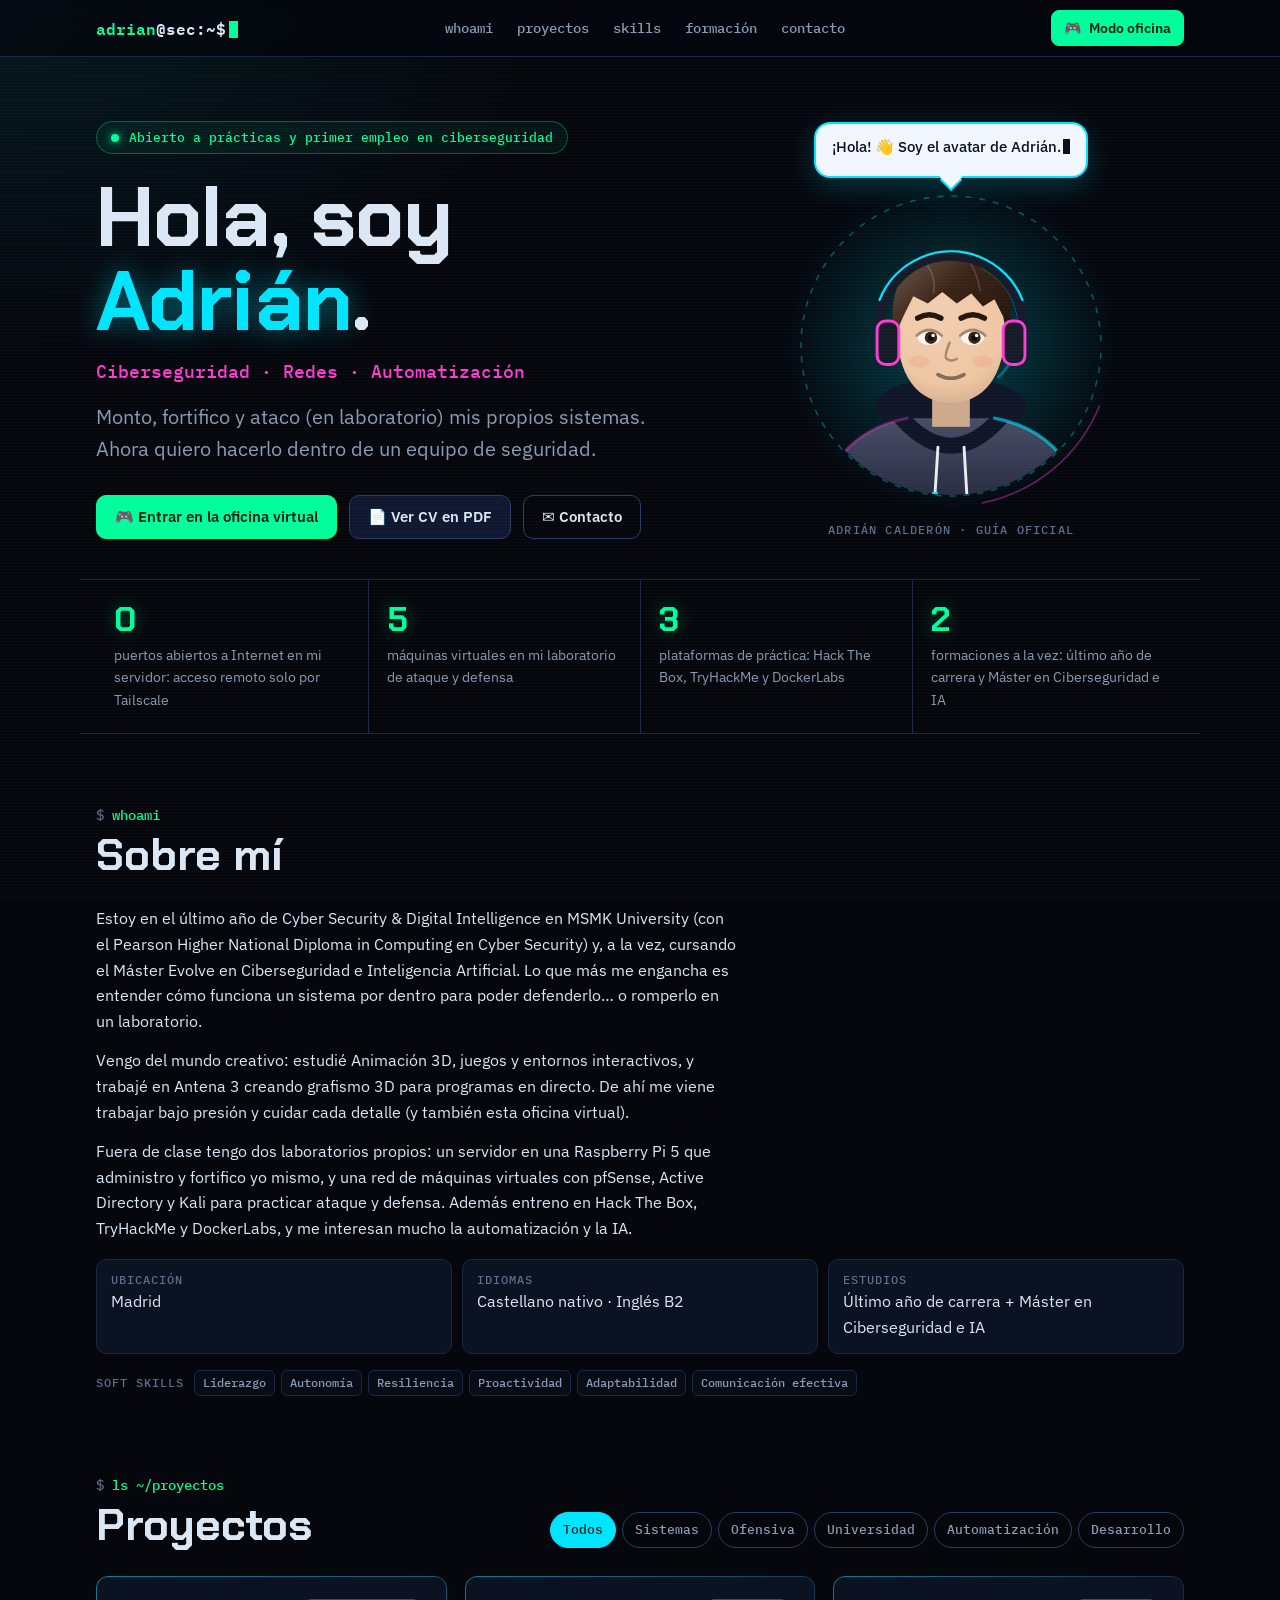
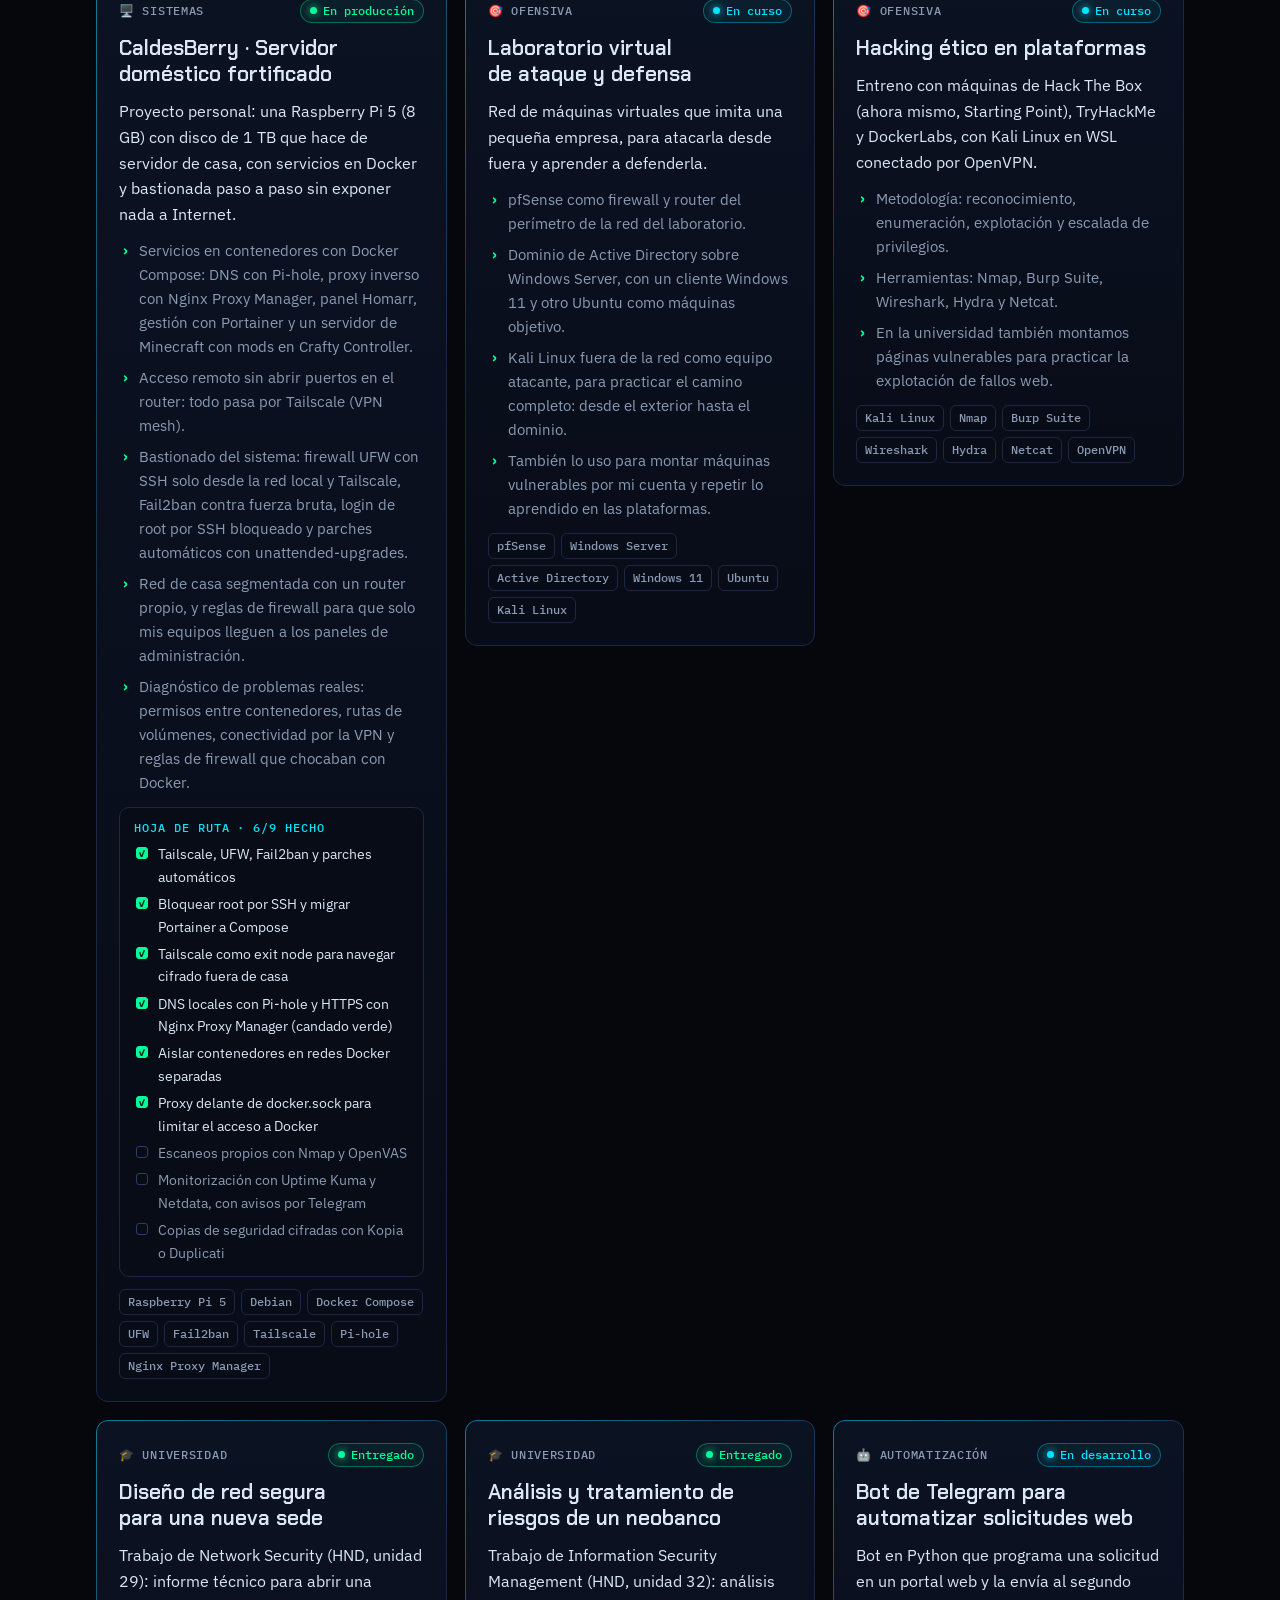
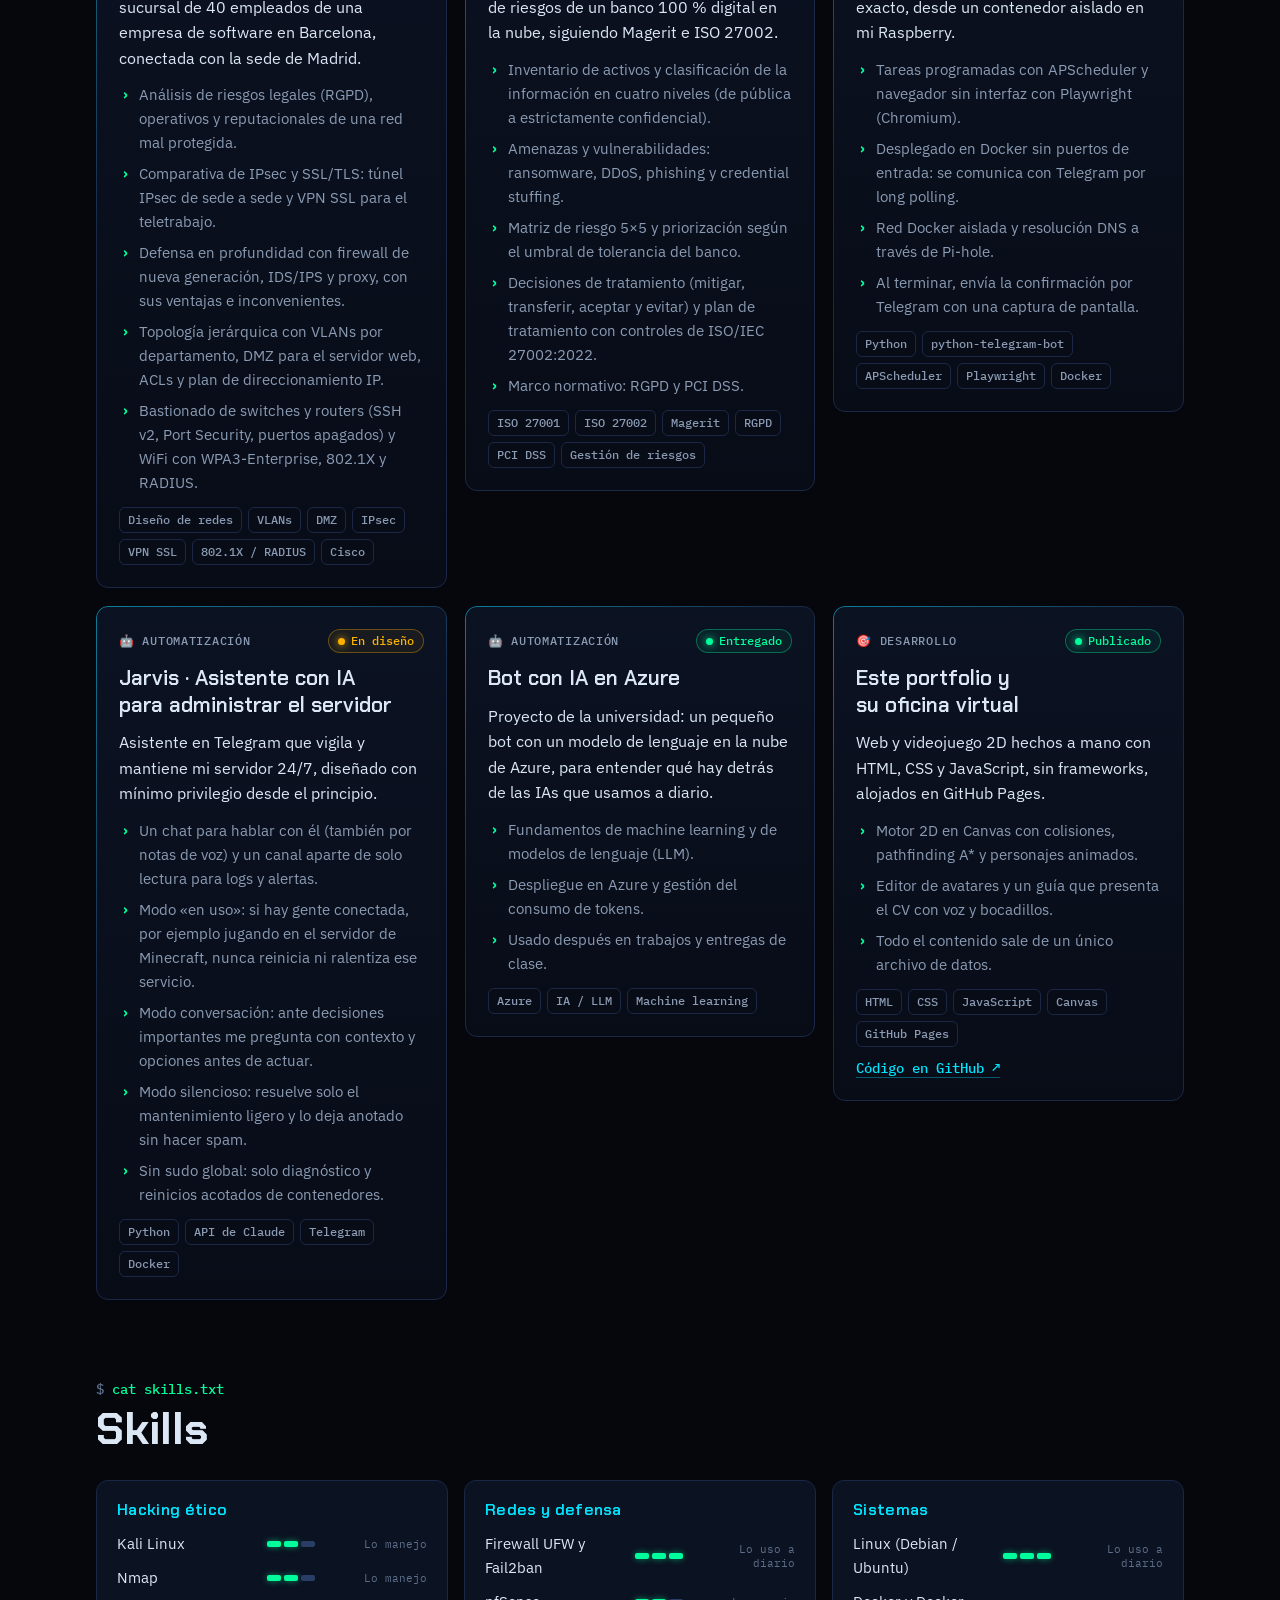
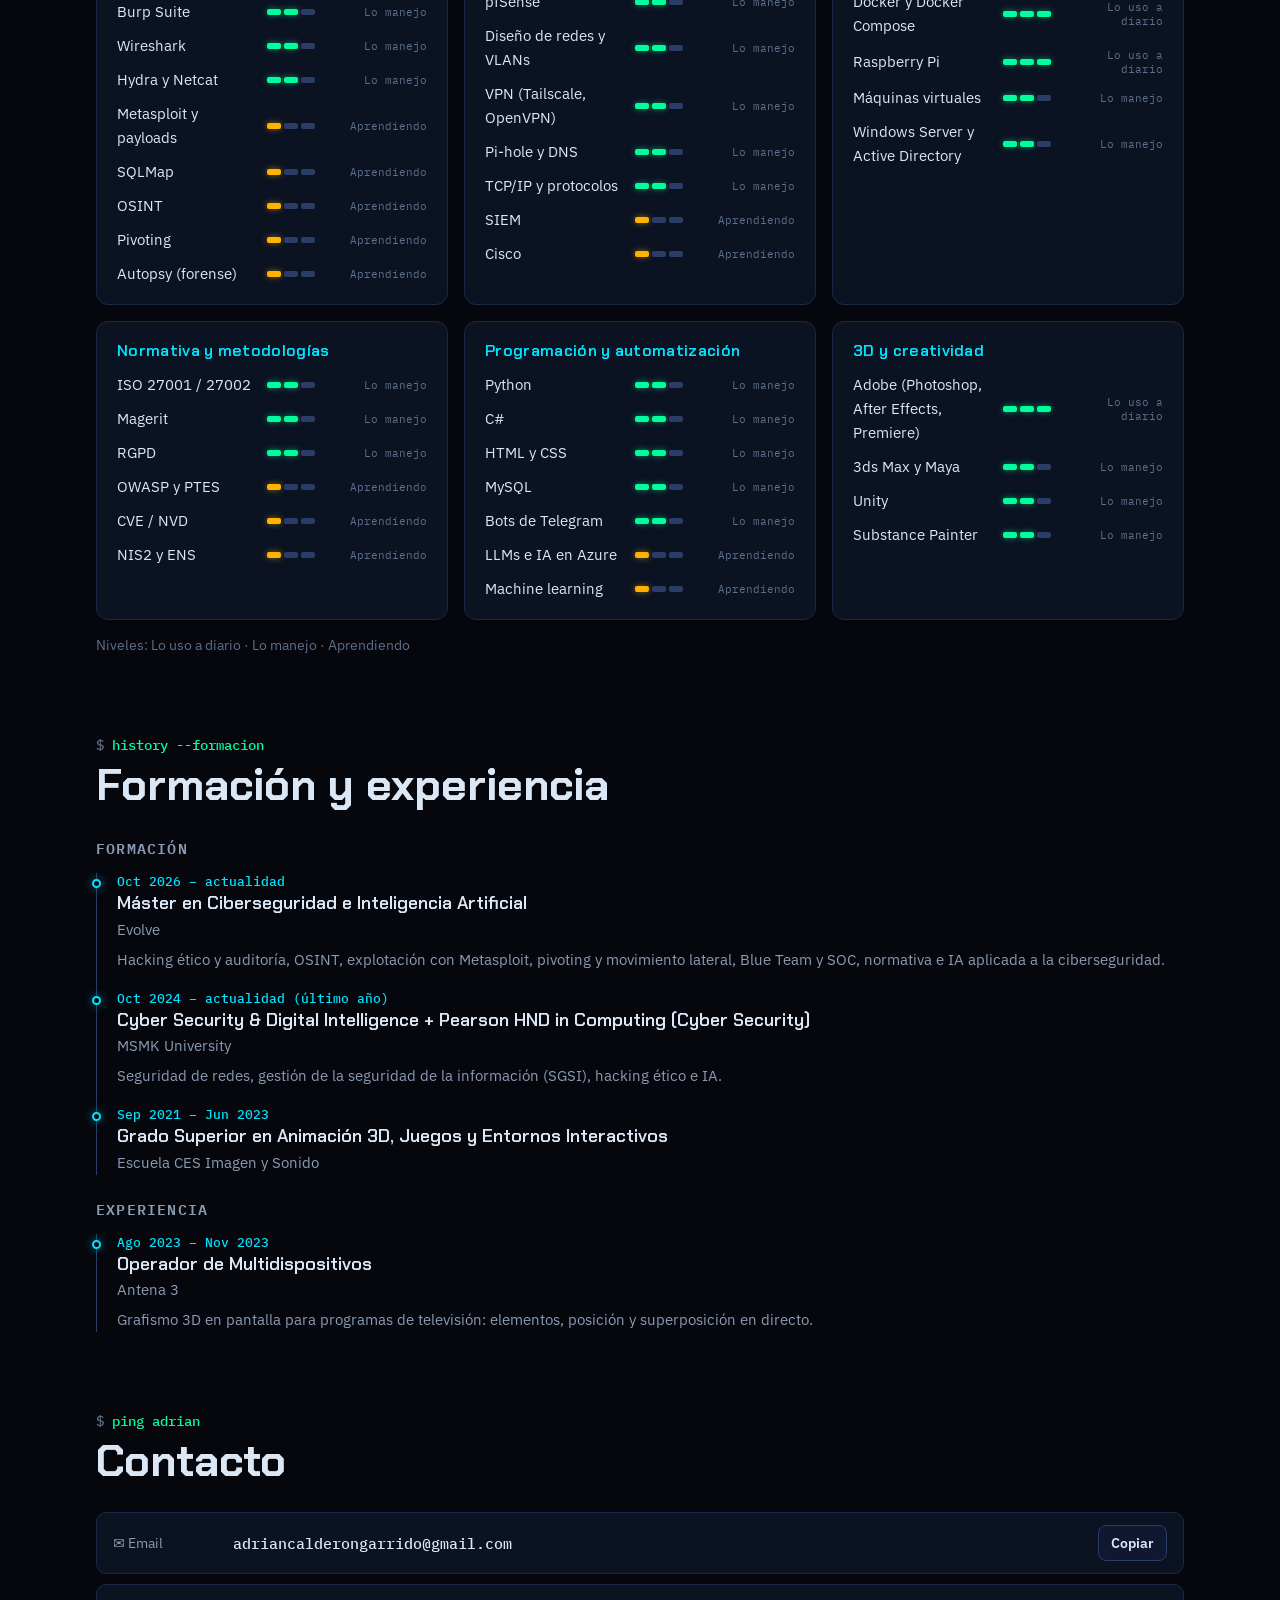
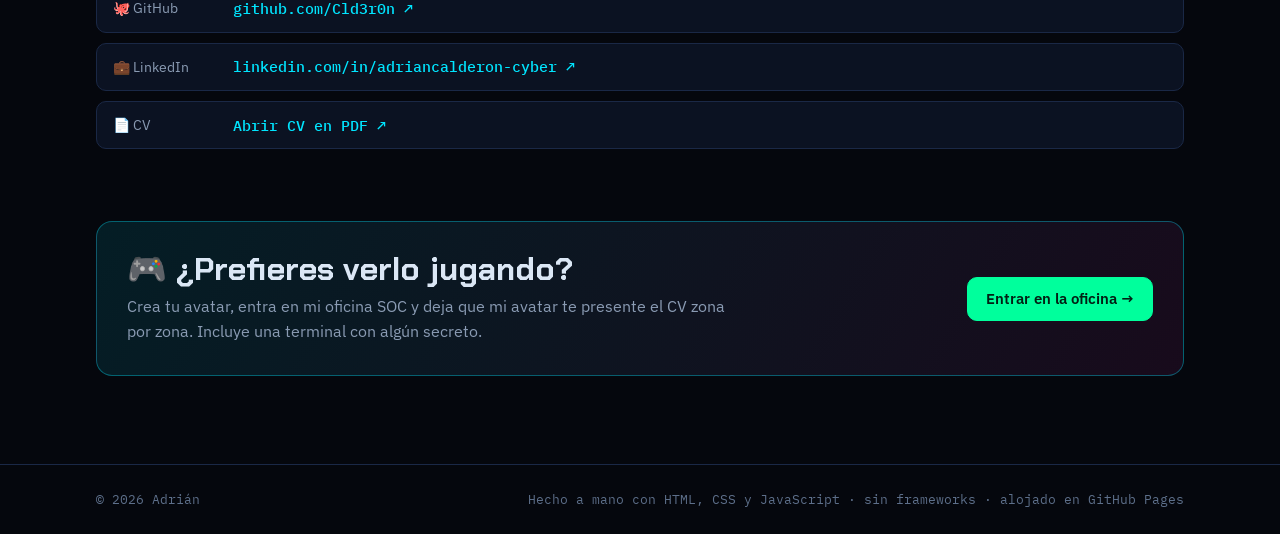
<file: index.html>
<!DOCTYPE html>
<html lang="es">
<head>
<meta charset="utf-8">
<meta name="viewport" content="width=device-width, initial-scale=1, viewport-fit=cover">
<title>Adrián · Portfolio de ciberseguridad</title>
<meta name="claude:viewport-fit-sides" content="cover">
<meta name="description" content="Portfolio de ciberseguridad de Adrián: home lab fortificado, Hack The Box, automatización y una oficina virtual para explorar su CV.">
<meta property="og:title" content="Adrián · Portfolio de ciberseguridad">
<meta property="og:description" content="Home lab fortificado, Hack The Box, automatización… y una oficina virtual donde su avatar te presenta el CV.">
<meta property="og:type" content="website">
<meta name="theme-color" content="#05070d">
<link rel="icon" href="data:image/svg+xml,%3Csvg xmlns='http://www.w3.org/2000/svg' viewBox='0 0 32 32'%3E%3Crect width='32' height='32' rx='7' fill='%2305070d'/%3E%3Cpath d='M8 11l6 5-6 5' stroke='%2300ff9c' stroke-width='3' fill='none' stroke-linecap='round' stroke-linejoin='round'/%3E%3Crect x='16' y='20' width='9' height='3' rx='1.5' fill='%2300e5ff'/%3E%3C/svg%3E">
<link rel="preconnect" href="https://fonts.googleapis.com">
<link rel="preconnect" href="https://fonts.gstatic.com" crossorigin>
<link rel="stylesheet" href="https://fonts.googleapis.com/css2?family=Chakra+Petch:wght@500;600;700&family=IBM+Plex+Mono:wght@400;500;600&family=IBM+Plex+Sans:wght@400;500;600&display=swap">
<link rel="stylesheet" href="assets/style.css">
</head>
<body class="web">

<header class="nav">
  <div class="wrap">
    <a class="logo" href="#top" aria-label="Inicio"><b>adrian</b>@sec:~$<i></i></a>
    <ul class="nav-links">
      <li><a href="#sobre-mi">whoami</a></li>
      <li><a href="#proyectos">proyectos</a></li>
      <li><a href="#skills">skills</a></li>
      <li><a href="#formacion">formación</a></li>
      <li><a href="#contacto">contacto</a></li>
    </ul>
    <a class="btn btn-sm btn-primary" href="juego.html">🎮 <span>Modo oficina</span></a>
  </div>
</header>

<main id="top">
  <section class="hero wrap">
    <div class="hero-text">
      <p class="status"><span class="dot"></span><span id="estado"></span></p>
      <h1>Hola, soy <span class="hl" id="nombre">Adrián</span>.</h1>
      <p class="rol" id="rol"></p>
      <p class="claim" id="claim"></p>
      <div class="ctas">
        <a class="btn btn-primary" href="juego.html">🎮 Entrar en la oficina virtual</a>
        <a class="btn" id="cvBtn" href="assets/cv.pdf" target="_blank" rel="noopener">📄 Ver CV en PDF</a>
        <a class="btn btn-ghost" href="#contacto">✉️ Contacto</a>
      </div>
    </div>
    <figure class="hero-avatar">
      <div class="speech" id="heroSpeech" aria-live="polite"></div>
      <canvas id="heroFace" aria-label="Avatar animado de Adrián"></canvas>
      <figcaption>Adrián Calderón · guía oficial</figcaption>
    </figure>
  </section>

  <section class="stats wrap" id="stats" aria-label="Datos destacados"></section>

  <section id="sobre-mi" class="sec wrap">
    <div class="sec-head"><div><span class="kicker">whoami</span><h2>Sobre mí</h2></div></div>
    <div id="sobreMi"></div>
  </section>

  <section id="proyectos" class="sec wrap">
    <div class="sec-head">
      <div><span class="kicker">ls ~/proyectos</span><h2>Proyectos</h2></div>
      <div class="filters" id="filters" role="group" aria-label="Filtrar proyectos"></div>
    </div>
    <div class="grid-projects" id="gridProjects"></div>
  </section>

  <section id="skills" class="sec wrap">
    <div class="sec-head"><div><span class="kicker">cat skills.txt</span><h2>Skills</h2></div></div>
    <div id="skillsBox"></div>
  </section>

  <section id="formacion" class="sec wrap">
    <div class="sec-head"><div><span class="kicker">history --formacion</span><h2>Formación y experiencia</h2></div></div>
    <div id="formacionBox"></div>
  </section>

  <section id="contacto" class="sec wrap">
    <div class="sec-head"><div><span class="kicker">ping adrian</span><h2>Contacto</h2></div></div>
    <div id="contactoBox"></div>
    <div class="game-cta">
      <div>
        <h2>🎮 ¿Prefieres verlo jugando?</h2>
        <p>Crea tu avatar, entra en mi oficina SOC y deja que mi avatar te presente el CV zona por zona. Incluye una terminal con algún secreto.</p>
      </div>
      <a class="btn btn-primary" href="juego.html">Entrar en la oficina →</a>
    </div>
  </section>
</main>

<footer class="foot">
  <div class="wrap">
    <span id="copy">© Adrián</span>
    <span>Hecho a mano con HTML, CSS y JavaScript · sin frameworks · alojado en GitHub Pages</span>
  </div>
</footer>

<script src="assets/data.js"></script>
<script src="assets/avatar.js"></script>
<script src="assets/ui.js"></script>
<script src="assets/web.js"></script>
</body>
</html>
</file>
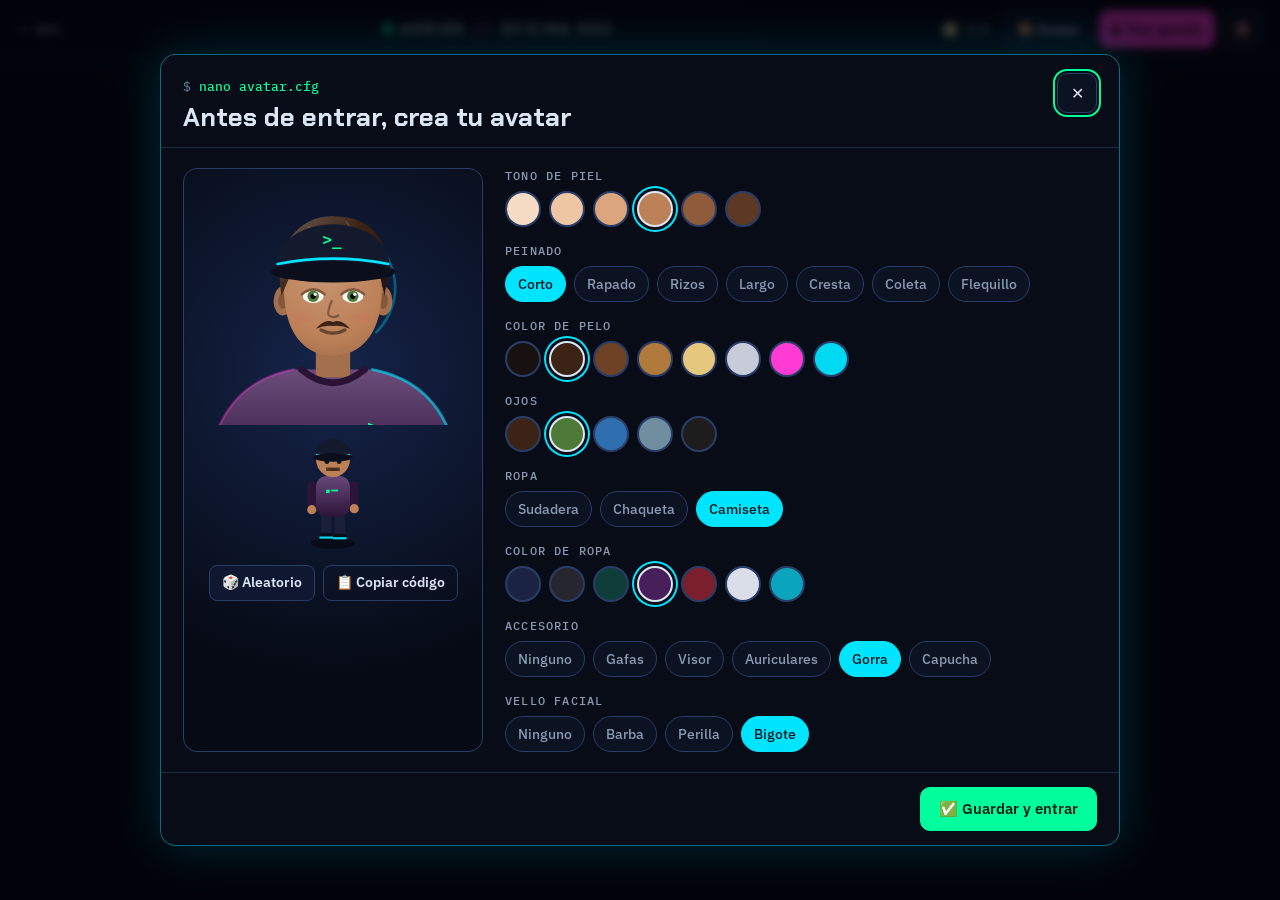
<file: juego.html>
<!DOCTYPE html>
<html lang="es">
<head>
<meta charset="utf-8">
<meta name="viewport" content="width=device-width, initial-scale=1, viewport-fit=cover">
<title>Adrián · Oficina SOC</title>
<meta name="claude:viewport-fit-sides" content="cover">
<meta name="description" content="Oficina virtual de Adrián: crea tu avatar y deja que su guía te presente el CV.">
<meta name="theme-color" content="#05070d">
<link rel="icon" href="data:image/svg+xml,%3Csvg xmlns='http://www.w3.org/2000/svg' viewBox='0 0 32 32'%3E%3Crect width='32' height='32' rx='7' fill='%2305070d'/%3E%3Cpath d='M8 11l6 5-6 5' stroke='%2300ff9c' stroke-width='3' fill='none' stroke-linecap='round' stroke-linejoin='round'/%3E%3Crect x='16' y='20' width='9' height='3' rx='1.5' fill='%2300e5ff'/%3E%3C/svg%3E">
<link rel="preconnect" href="https://fonts.googleapis.com">
<link rel="preconnect" href="https://fonts.gstatic.com" crossorigin>
<link rel="stylesheet" href="https://fonts.googleapis.com/css2?family=Chakra+Petch:wght@500;600;700&family=IBM+Plex+Mono:wght@400;500;600&family=IBM+Plex+Sans:wght@400;500;600&display=swap">
<link rel="stylesheet" href="assets/style.css">
</head>
<body class="game">

<header class="gbar">
  <a class="gback" href="index.html">← Web</a>
  <div class="gtitle"><span class="gdot"></span>ADRIÁN <span class="sep">//</span> OFICINA SOC</div>
  <div class="gtools">
    <span class="gcount" id="hudZonas" title="Zonas exploradas">🧭 0/8</span>
    <button class="gbtn" id="btnAvatar" type="button">🎨 <span>Avatar</span></button>
    <button class="gbtn gbtn-hot" id="btnTour" type="button">▶ <span>Tour guiado</span></button>
    <button class="gbtn" id="btnVoz" type="button" aria-pressed="false" title="Activar la voz del guía">🔇</button>
  </div>
</header>

<main class="stage">
  <div class="screen">
    <canvas id="world" tabindex="0" aria-label="Oficina virtual. Muévete con flechas o WASD, pulsa E para interactuar o haz clic en el suelo para caminar."></canvas>
    <div class="toasts" id="toasts" aria-live="polite"></div>
    <section class="dlg" id="dlg" hidden aria-live="polite">
      <div class="dlg-face"><canvas id="face"></canvas><span class="dlg-name">ADRIÁN CALDERÓN</span></div>
      <div class="dlg-bubble">
        <div class="dlg-top"><span>ADRIÁN CALDERÓN · GUÍA</span><span class="dlg-step" id="dlgStep"></span></div>
        <p class="dlg-text" id="dlgText" title="Clic para mostrar todo el texto"></p>
        <div class="dlg-actions" id="dlgActions"></div>
      </div>
    </section>
  </div>

  <div class="strip" id="strip">
    <div>
      <div class="strip-cmd" id="stripCmd"><b>reclutador@adrian-soc</b>:~$ ls</div>
      <div class="strip-title" id="stripTitle">Explora la oficina</div>
      <div class="strip-text" id="stripText">Acércate a una zona o habla con Adrián Calderón para empezar.</div>
    </div>
    <button class="btn btn-primary" id="stripBtn" type="button" hidden>Abrir · E</button>
  </div>

  <div class="pad" id="pad" aria-label="Controles táctiles">
    <button class="p-up" data-k="up" type="button" aria-label="Arriba">▲</button>
    <button class="p-left" data-k="left" type="button" aria-label="Izquierda">◀</button>
    <button class="p-down" data-k="down" type="button" aria-label="Abajo">▼</button>
    <button class="p-right" data-k="right" type="button" aria-label="Derecha">▶</button>
    <button class="p-act" id="padAct" type="button" aria-label="Interactuar">E</button>
  </div>
  <p class="hint"><kbd>←↑↓→</kbd> o <kbd>WASD</kbd> para moverte · <kbd>E</kbd> para interactuar · clic en el suelo para caminar · <kbd>Esc</kbd> cierra ventanas</p>
</main>

<!-- ventana de zona -->
<div class="modal" id="modal" hidden>
  <div class="mbox" role="dialog" aria-modal="true" aria-labelledby="mTitle">
    <header class="mhead">
      <div><span class="mkicker" id="mKicker"></span><h2 id="mTitle"></h2></div>
      <button class="mx" type="button" data-close aria-label="Cerrar">✕</button>
    </header>
    <div class="mbody" id="mBody"></div>
  </div>
</div>

<!-- creador de avatar -->
<div class="modal" id="creator" hidden>
  <div class="mbox mbox-wide" role="dialog" aria-modal="true" aria-labelledby="crTitle">
    <header class="mhead">
      <div><span class="mkicker">nano avatar.cfg</span><h2 id="crTitle">Crea tu avatar</h2></div>
      <button class="mx" type="button" data-close aria-label="Cerrar">✕</button>
    </header>
    <div class="cr">
      <div class="cr-prev">
        <canvas id="crFace"></canvas>
        <canvas id="crSprite"></canvas>
        <div class="cr-prevbtns">
          <button class="btn btn-sm" id="crRand" type="button">🎲 Aleatorio</button>
          <button class="btn btn-sm btn-ghost" id="crCopy" type="button">📋 Copiar código</button>
        </div>
      </div>
      <div class="cr-opts" id="crOpts"></div>
    </div>
    <footer class="mfoot"><button class="btn btn-primary" id="crOk" type="button">✅ Guardar y entrar</button></footer>
  </div>
</div>

<!-- terminal -->
<div class="modal" id="term" hidden>
  <div class="mbox term" role="dialog" aria-modal="true" aria-label="Terminal">
    <header class="term-bar"><span class="tl r"></span><span class="tl y"></span><span class="tl g"></span><span class="term-title">reclutador@adrian-soc: ~</span><button class="mx" type="button" data-close aria-label="Cerrar">✕</button></header>
    <div class="term-out" id="termOut" role="log"></div>
    <form class="term-in" id="termForm" autocomplete="off"><label for="termInput">reclutador@adrian-soc:~$</label><input id="termInput" name="cmd" autocapitalize="off" spellcheck="false" enterkeyhint="send"></form>
  </div>
</div>

<script src="assets/data.js"></script>
<script src="assets/avatar.js"></script>
<script src="assets/ui.js"></script>
<script src="assets/juego.js"></script>
</body>
</html>
</file>
<file: assets/style.css>
/* Concepto: una sala SOC de noche. Base tinta azul, cian y verde de
   terminal para el sistema; magenta solo para la persona (guía y contacto).
   Diseño de un solo tema oscuro, elegido a propósito. */
:root {
  color-scheme: dark;
  --bg: #05070d;
  --bg2: #080c17;
  --surface: #0b1222;
  --surface2: #0f1830;
  --line: #1a2846;
  --line2: #2a3d66;
  --fg: #dbe7f5;
  --muted: #8a9bb3;
  --dim: #5d6f8a;
  --cyan: #00e5ff;
  --green: #00ff9c;
  --magenta: #ff3bd4;
  --amber: #ffb300;
  --red: #ff3b6b;
  --f-display: "Chakra Petch", ui-sans-serif, system-ui, sans-serif;
  --f-body: "IBM Plex Sans", ui-sans-serif, system-ui, -apple-system, "Segoe UI", Roboto, sans-serif;
  --f-mono: "IBM Plex Mono", ui-monospace, SFMono-Regular, Menlo, Consolas, monospace;
  --r: 12px;
  --gut: max(16px, env(safe-area-inset-left, 0px));
  --gutr: max(16px, env(safe-area-inset-right, 0px));
}
*, *::before, *::after { box-sizing: border-box; }
html { -webkit-text-size-adjust: 100%; }
@media (prefers-reduced-motion: no-preference) { html { scroll-behavior: smooth; } }
body { margin: 0; background: var(--bg); color: var(--fg); font: 16px/1.6 var(--f-body); }
img, canvas { max-width: 100%; }
[hidden] { display: none !important; }
a { color: var(--cyan); }
:focus-visible { outline: 2px solid var(--green); outline-offset: 2px; }
::selection { background: rgba(0, 229, 255, .3); }
mark.todo { background: rgba(255, 179, 0, .14); color: var(--amber); border-radius: 4px; padding: 0 3px; }
code, kbd { font-family: var(--f-mono); }
kbd { border: 1px solid var(--line2); border-bottom-width: 2px; border-radius: 5px; padding: 0 5px; font-size: .85em; color: var(--fg); background: var(--surface); }

/* ---------- botones y piezas ---------- */
.btn {
  display: inline-flex; align-items: center; justify-content: center; gap: 8px;
  min-height: 44px; padding: 10px 18px; border-radius: 10px;
  border: 1px solid var(--line2); background: var(--surface2); color: var(--fg);
  font: 600 15px/1.2 var(--f-body); text-decoration: none; cursor: pointer;
  transition: border-color .15s, background .15s, transform .15s, box-shadow .15s;
}
.btn:hover { border-color: var(--cyan); box-shadow: 0 0 0 1px rgba(0, 229, 255, .25), 0 0 18px rgba(0, 229, 255, .18); }
.btn:active { transform: translateY(1px); }
.btn-primary { background: var(--green); border-color: var(--green); color: #022014; }
.btn-primary:hover { border-color: #7dffcb; box-shadow: 0 0 22px rgba(0, 255, 156, .35); }
.btn-ghost { background: transparent; }
.btn-sm { min-height: 36px; padding: 6px 12px; font-size: 14px; border-radius: 8px; }
.btn[disabled] { opacity: .4; cursor: default; box-shadow: none; }

.chip { display: inline-flex; align-items: center; gap: 6px; font: 500 12px/1 var(--f-mono); padding: 5px 9px; border-radius: 999px; border: 1px solid; white-space: nowrap; }
.chip i { width: 7px; height: 7px; border-radius: 50%; background: currentColor; box-shadow: 0 0 8px currentColor; }
.chip-ok { color: var(--green); border-color: rgba(0, 255, 156, .35); background: rgba(0, 255, 156, .06); }
.chip-run { color: var(--cyan); border-color: rgba(0, 229, 255, .35); background: rgba(0, 229, 255, .06); }
.chip-plan { color: var(--amber); border-color: rgba(255, 179, 0, .35); background: rgba(255, 179, 0, .06); }
.tags { display: flex; flex-wrap: wrap; gap: 6px; }
.tag { font: 500 12px/1 var(--f-mono); color: var(--muted); padding: 6px 8px; border-radius: 6px; background: var(--bg2); border: 1px solid var(--line); }

/* ---------- tarjeta de proyecto ---------- */
.pcard { display: flex; flex-direction: column; gap: 12px; min-width: 0; padding: 22px; border-radius: var(--r); background: linear-gradient(180deg, var(--surface), var(--bg2)); border: 1px solid var(--line); position: relative; }
.pcard::before { content: ""; position: absolute; inset: -1px; border-radius: inherit; padding: 1px; background: linear-gradient(140deg, rgba(0, 229, 255, .45), transparent 40%); -webkit-mask: linear-gradient(#000 0 0) content-box, linear-gradient(#000 0 0); -webkit-mask-composite: xor; mask-composite: exclude; pointer-events: none; }
.pcard.is-draft { border-style: dashed; border-color: rgba(255, 179, 0, .4); background: rgba(255, 179, 0, .03); }
.pcard.is-draft::before { display: none; }
.pc-head { display: flex; justify-content: space-between; align-items: center; gap: 10px; flex-wrap: wrap; }
.pc-cat { font: 500 12px/1 var(--f-mono); color: var(--muted); letter-spacing: .06em; text-transform: uppercase; }
.pcard h3 { margin: 0; font: 600 21px/1.25 var(--f-display); text-wrap: balance; }
.pc-sum { margin: 0; color: var(--fg); }
.pc-list { margin: 0; padding: 0; list-style: none; display: grid; gap: 7px; color: var(--muted); font-size: 15px; }
.pc-list li { position: relative; padding-left: 20px; }
.pc-list li::before { content: "›"; position: absolute; left: 4px; top: -1px; color: var(--green); font-weight: 700; }
.pc-road { padding: 12px 14px; border-radius: 10px; background: var(--bg2); border: 1px solid var(--line); }
.pc-road-t { display: block; margin-bottom: 8px; font: 500 12px var(--f-mono); color: var(--cyan); text-transform: uppercase; letter-spacing: .08em; }
.pc-road ul { list-style: none; margin: 0; padding: 0; display: grid; gap: 5px; font-size: 14px; color: var(--muted); }
.pc-road li { position: relative; padding-left: 24px; }
.pc-road li::before { content: ""; position: absolute; left: 2px; top: 4px; width: 12px; height: 12px; border-radius: 3px; border: 1.5px solid var(--line2); }
.pc-road li.done { color: var(--fg); }
.pc-road li.done::before { content: "✓"; border-color: var(--green); background: var(--green); color: #022014; font: 700 10px/12px var(--f-mono); text-align: center; }
.soft { margin-top: 16px; display: flex; flex-wrap: wrap; gap: 10px; align-items: center; }
.soft > span { font: 500 12px var(--f-mono); color: var(--dim); text-transform: uppercase; letter-spacing: .08em; }
.pc-next { margin: 0; font-size: 14px; color: var(--muted); }
.pc-next span { font-family: var(--f-mono); color: var(--cyan); }
.pc-links { display: flex; gap: 14px; flex-wrap: wrap; }
.lnk { font: 500 14px var(--f-mono); color: var(--cyan); text-decoration: none; border-bottom: 1px solid rgba(0, 229, 255, .35); }
.lnk:hover { border-color: var(--cyan); }

/* ---------- skills ---------- */
.skills { display: grid; grid-template-columns: repeat(auto-fit, minmax(min(100%, 270px), 1fr)); gap: 16px; }
.sk-group { padding: 18px 20px; border-radius: var(--r); background: var(--surface); border: 1px solid var(--line); min-width: 0; }
.sk-group h3 { margin: 0 0 12px; font: 600 16px var(--f-display); color: var(--cyan); letter-spacing: .02em; }
.sk-group ul { list-style: none; margin: 0; padding: 0; display: grid; gap: 10px; }
.sk-group li { display: flex; justify-content: space-between; align-items: center; gap: 12px; font-size: 15px; }
.sk-name { min-width: 0; }
.lvl { display: inline-flex; align-items: center; gap: 8px; flex-shrink: 0; }
.lvl em { font: normal 11px var(--f-mono); color: var(--dim); width: 104px; text-align: right; }
.pips { display: inline-flex; gap: 3px; }
.pips i { width: 14px; height: 6px; border-radius: 2px; background: var(--line2); }
.lvl-1 .pips i:nth-child(-n+1), .lvl-2 .pips i:nth-child(-n+2), .lvl-3 .pips i { background: var(--green); box-shadow: 0 0 6px rgba(0, 255, 156, .5); }
.lvl-1 .pips i:nth-child(1) { background: var(--amber); box-shadow: 0 0 6px rgba(255, 179, 0, .5); }
@media (max-width: 420px) { .lvl em { display: none; } }

/* ---------- formación ---------- */
.sub { font: 600 15px var(--f-mono); color: var(--muted); text-transform: uppercase; letter-spacing: .08em; margin: 22px 0 12px; }
.sub:first-child { margin-top: 0; }
.tl { list-style: none; margin: 0; padding: 0 0 0 20px; border-left: 1px solid var(--line2); display: grid; gap: 18px; }
.tl li { position: relative; display: grid; gap: 2px; }
.tl li::before { content: ""; position: absolute; left: -25px; top: 6px; width: 9px; height: 9px; border-radius: 50%; background: var(--bg); border: 2px solid var(--cyan); box-shadow: 0 0 10px rgba(0, 229, 255, .5); }
.tl-date { font: 500 13px var(--f-mono); color: var(--cyan); }
.tl strong { font: 600 18px/1.3 var(--f-display); }
.tl-org { color: var(--muted); font-size: 15px; }
.tl p { margin: 4px 0 0; color: var(--muted); font-size: 15px; }
.certs { list-style: none; margin: 0; padding: 0; display: grid; gap: 10px; }
.certs li { display: flex; gap: 12px; align-items: center; padding: 12px 14px; border-radius: 10px; background: var(--surface); border: 1px solid var(--line); }
.certs strong { display: block; font-weight: 600; }
.certs span { color: var(--muted); font-size: 14px; }
.seal { flex: none; width: 32px; height: 32px; display: grid; place-items: center; border-radius: 50%; color: #022014; background: var(--green); font-weight: 700; box-shadow: 0 0 14px rgba(0, 255, 156, .4); }

/* ---------- sobre mí y contacto ---------- */
.about p { margin: 0 0 14px; max-width: 64ch; }
.facts { display: grid; grid-template-columns: repeat(auto-fit, minmax(min(100%, 180px), 1fr)); gap: 10px; margin: 18px 0 0; }
.facts div { padding: 12px 14px; border-radius: 10px; background: var(--surface); border: 1px solid var(--line); min-width: 0; }
.facts dt { font: 500 12px var(--f-mono); color: var(--dim); text-transform: uppercase; letter-spacing: .08em; }
.facts dd { margin: 2px 0 0; }
.contact { list-style: none; margin: 0; padding: 0; display: grid; gap: 10px; }
.contact li { display: flex; align-items: center; gap: 12px; flex-wrap: wrap; padding: 12px 16px; border-radius: 10px; background: var(--surface); border: 1px solid var(--line); }
.ct-k { width: 108px; flex: none; color: var(--muted); font-size: 14px; }
.ct-v { flex: 1 1 200px; min-width: 0; overflow-wrap: anywhere; font: 500 15px var(--f-mono); color: var(--fg); text-decoration: none; user-select: all; }
a.ct-v { color: var(--cyan); user-select: auto; }

/* ================= WEB CLÁSICA ================= */
body.web { background:
  radial-gradient(900px 500px at 85% -10%, rgba(255, 59, 212, .09), transparent 60%),
  radial-gradient(900px 600px at 0% 0%, rgba(0, 229, 255, .08), transparent 60%),
  var(--bg); }
body.web::after { content: ""; position: fixed; inset: 0; pointer-events: none; background: repeating-linear-gradient(0deg, rgba(255, 255, 255, .018) 0 1px, transparent 1px 3px); }
body.web::before { content: ""; position: fixed; inset: 0 0 auto; height: env(safe-area-inset-top, 0px); z-index: 30; background: rgba(5, 7, 13, .9); }
.wrap { width: 100%; max-width: 1120px; margin: 0 auto; padding-left: var(--gut); padding-right: var(--gutr); }

.nav { position: sticky; top: env(safe-area-inset-top, 0px); z-index: 20; background: rgba(5, 7, 13, .78); backdrop-filter: blur(12px); -webkit-backdrop-filter: blur(12px); border-bottom: 1px solid var(--line); }
.nav .wrap { display: flex; align-items: center; justify-content: space-between; gap: 16px; padding-block: 10px; }
.logo { font: 600 16px var(--f-mono); color: var(--fg); text-decoration: none; white-space: nowrap; }
.logo b { color: var(--green); font-weight: 600; }
.logo i { font-style: normal; display: inline-block; width: 9px; height: 17px; vertical-align: -3px; background: var(--green); margin-left: 3px; animation: blink 1.1s steps(1) infinite; }
.nav-links { display: flex; gap: 4px; list-style: none; margin: 0; padding: 0; }
.nav-links a { display: block; padding: 8px 10px; border-radius: 8px; font: 500 14px var(--f-mono); color: var(--muted); text-decoration: none; }
.nav-links a:hover { color: var(--fg); background: var(--surface); }
@media (max-width: 900px) { .nav-links { display: none; } }
@media (max-width: 460px) { .nav .btn span { display: none; } }

.hero { display: grid; grid-template-columns: minmax(0, 1.25fr) minmax(0, 1fr); gap: 40px; align-items: center; padding-block: 64px 40px; }
@media (max-width: 860px) { .hero { grid-template-columns: 1fr; padding-block: 36px 24px; gap: 8px; } .hero-avatar { order: -1; } }
.status { display: inline-flex; align-items: center; gap: 10px; margin: 0 0 22px; padding: 7px 14px; border-radius: 999px; border: 1px solid rgba(0, 255, 156, .3); background: rgba(0, 255, 156, .06); font: 500 13px var(--f-mono); color: var(--green); }
.status .dot { width: 8px; height: 8px; border-radius: 50%; background: var(--green); box-shadow: 0 0 10px var(--green); animation: pulse 2s infinite; }
.hero h1 { margin: 0; font: 700 clamp(42px, 7.2vw, 84px)/1 var(--f-display); letter-spacing: -.01em; text-wrap: balance; }
.hero h1 .hl { color: var(--cyan); text-shadow: 0 0 28px rgba(0, 229, 255, .45); }
.rol { margin: 16px 0 0; font: 500 clamp(15px, 2vw, 18px) var(--f-mono); color: var(--magenta); }
.claim { margin: 18px 0 0; font-size: clamp(17px, 2.2vw, 20px); color: var(--muted); max-width: 46ch; }
.ctas { display: flex; flex-wrap: wrap; gap: 12px; margin-top: 30px; }

.hero-avatar { position: relative; margin: 0; display: grid; justify-items: center; }
.hero-avatar canvas { width: min(100%, 360px); aspect-ratio: 1; height: auto; }
.hero-avatar figcaption { font: 500 12px var(--f-mono); color: var(--dim); letter-spacing: .1em; text-transform: uppercase; margin-top: -6px; }
.speech { position: relative; z-index: 1; justify-self: center; max-width: min(100%, 330px); min-height: 52px; margin-bottom: -8px; padding: 12px 16px; border-radius: 14px; background: #f2f7ff; color: #0a1020; font: 500 15px/1.4 var(--f-body); box-shadow: 0 0 0 2px var(--cyan), 0 8px 30px rgba(0, 229, 255, .25); }
.speech::after { content: ""; position: absolute; left: 50%; bottom: -9px; width: 16px; height: 16px; background: #f2f7ff; transform: translateX(-50%) rotate(45deg); box-shadow: 2px 2px 0 0 var(--cyan); }
.speech .caret { display: inline-block; width: 7px; height: 15px; background: #0a1020; vertical-align: -2px; margin-left: 2px; animation: blink 1s steps(1) infinite; }

.stats { display: grid; grid-template-columns: repeat(4, minmax(0, 1fr)); gap: 0; border-block: 1px solid var(--line); padding-block: 0; }
.stats > div { padding: 22px 18px; border-left: 1px solid var(--line); min-width: 0; }
.stats > div:first-child { border-left: 0; }
.stats b { display: block; font: 700 34px/1 var(--f-display); color: var(--green); text-shadow: 0 0 18px rgba(0, 255, 156, .35); }
.stats span { display: block; margin-top: 8px; color: var(--muted); font-size: 14px; }
@media (max-width: 760px) { .stats { grid-template-columns: repeat(2, minmax(0, 1fr)); } .stats > div:nth-child(3) { border-left: 0; } .stats > div:nth-child(n+3) { border-top: 1px solid var(--line); } }

.sec { padding-block: 72px 8px; }
.sec-head { display: flex; flex-wrap: wrap; align-items: end; justify-content: space-between; gap: 16px; margin-bottom: 28px; }
.kicker { display: block; font: 500 14px var(--f-mono); color: var(--green); margin-bottom: 8px; }
.kicker::before { content: "$ "; color: var(--dim); }
.sec h2 { margin: 0; font: 700 clamp(30px, 4.5vw, 44px)/1.05 var(--f-display); text-wrap: balance; }
.filters { display: flex; flex-wrap: wrap; gap: 6px; }
.filters button { min-height: 36px; padding: 6px 12px; border-radius: 999px; border: 1px solid var(--line2); background: transparent; color: var(--muted); font: 500 13px var(--f-mono); cursor: pointer; }
.filters button[aria-pressed="true"] { color: #022014; background: var(--cyan); border-color: var(--cyan); }
.grid-projects { display: grid; align-items: start; grid-template-columns: repeat(auto-fill, minmax(min(100%, 340px), 1fr)); gap: 18px; }

.game-cta { margin-top: 72px; display: grid; grid-template-columns: minmax(0, 1fr) auto; gap: 24px; align-items: center; padding: 30px; border-radius: 16px; background: linear-gradient(120deg, rgba(0, 229, 255, .1), rgba(255, 59, 212, .08)); border: 1px solid rgba(0, 229, 255, .35); }
.game-cta h2 { margin: 0 0 6px; font: 700 clamp(24px, 3.5vw, 32px)/1.1 var(--f-display); }
.game-cta p { margin: 0; color: var(--muted); max-width: 60ch; }
@media (max-width: 700px) { .game-cta { grid-template-columns: 1fr; } }

.foot { margin-top: 80px; border-top: 1px solid var(--line); }
.foot .wrap { display: flex; flex-wrap: wrap; justify-content: space-between; gap: 12px; padding-block: 26px; font: 13px var(--f-mono); color: var(--dim); }

@keyframes blink { 50% { opacity: 0; } }
@keyframes pulse { 0%, 100% { opacity: 1; } 50% { opacity: .35; } }
@media (prefers-reduced-motion: reduce) { .logo i, .speech .caret, .status .dot { animation: none; } }

/* ================= OFICINA (JUEGO) ================= */
body.game { min-height: 100vh; background: radial-gradient(1200px 700px at 50% -20%, rgba(0, 229, 255, .08), transparent 60%), var(--bg); }
body.game::before { content: ""; position: fixed; inset: 0 0 auto; height: env(safe-area-inset-top, 0px); z-index: 30; background: var(--bg); }
.gbar { position: sticky; top: env(safe-area-inset-top, 0px); z-index: 20; display: flex; align-items: center; justify-content: space-between; gap: 10px; padding: 10px var(--gutr) 10px var(--gut); background: rgba(5, 7, 13, .88); backdrop-filter: blur(10px); -webkit-backdrop-filter: blur(10px); border-bottom: 1px solid var(--line); }
.gback { font: 500 14px var(--f-mono); color: var(--muted); text-decoration: none; white-space: nowrap; padding: 8px 4px; }
.gback:hover { color: var(--fg); }
.gtitle { font: 600 15px var(--f-display); letter-spacing: .12em; white-space: nowrap; display: flex; align-items: center; gap: 8px; }
.gtitle span.sep { color: var(--magenta); }
.gdot { width: 8px; height: 8px; border-radius: 50%; background: var(--green); box-shadow: 0 0 10px var(--green); }
.gtools { display: flex; align-items: center; gap: 6px; }
.gcount { font: 500 13px var(--f-mono); color: var(--muted); padding: 0 8px; white-space: nowrap; }
.gbtn { min-height: 38px; min-width: 38px; padding: 6px 12px; border-radius: 9px; border: 1px solid var(--line2); background: var(--surface); color: var(--fg); font: 600 14px var(--f-body); cursor: pointer; white-space: nowrap; }
.gbtn:hover { border-color: var(--cyan); }
.gbtn-hot { background: var(--magenta); border-color: var(--magenta); color: #1a0216; }
.gbtn-hot:hover { border-color: #ff9be9; box-shadow: 0 0 18px rgba(255, 59, 212, .4); }
@media (max-width: 860px) { .gtitle { display: none; } }
@media (max-width: 560px) { .gbtn span { display: none; } .gcount { padding: 0 2px; } }

.stage { width: 100%; max-width: 1080px; margin: 0 auto; padding: 16px var(--gutr) 32px var(--gut); display: grid; gap: 12px; justify-items: center; }
.screen { position: relative; width: 100%; border-radius: 14px; overflow: hidden; border: 1px solid rgba(0, 229, 255, .5); box-shadow: 0 0 0 1px rgba(0, 229, 255, .12), 0 0 40px rgba(0, 229, 255, .18); background: #000; }
#world { display: block; width: 100%; height: auto; aspect-ratio: 768 / 544; touch-action: none; cursor: crosshair; outline: none; }

.screen, .strip { max-width: max(560px, calc((100svh - 380px) * 1.4118)); }
.dlg { display: grid; grid-template-columns: auto minmax(0, 1fr); gap: 16px; align-items: center; padding: 14px 16px; background: linear-gradient(180deg, #0b0a1c, var(--bg2)); border-top: 1px solid rgba(255, 59, 212, .55); }
.dlg-face { position: relative; width: 120px; height: 120px; border-radius: 16px; overflow: hidden; background: radial-gradient(circle at 50% 40%, #1b2b52, #070b16 72%); border: 2px solid var(--magenta); box-shadow: 0 0 22px rgba(255, 59, 212, .45); }
.dlg-face canvas { width: 100%; height: 100%; display: block; }
.dlg-name { position: absolute; left: 0; right: 0; bottom: 0; padding: 3px 2px; text-align: center; font: 600 9.5px var(--f-mono); letter-spacing: .02em; white-space: nowrap; overflow: hidden; color: #1a0216; background: var(--magenta); }
.dlg-bubble { position: relative; min-width: 0; padding: 14px 18px 12px; border-radius: 16px; background: #f2f7ff; color: #0a1020; box-shadow: 0 0 0 2px var(--magenta), 0 10px 40px rgba(0, 0, 0, .55); }
.dlg-bubble::before { content: ""; position: absolute; left: -9px; top: calc(50% - 8px); width: 16px; height: 16px; background: #f2f7ff; transform: rotate(45deg); box-shadow: -2px 2px 0 0 var(--magenta); }
.dlg-top { display: flex; justify-content: space-between; gap: 10px; font: 600 11px var(--f-mono); letter-spacing: .1em; color: #8a1d76; }
.dlg-step { color: #5a6b84; }
.dlg-text { margin: 6px 0 10px; min-height: 3.2em; font: 500 17px/1.5 var(--f-body); cursor: pointer; }
.dlg-text::after { content: ""; display: inline-block; width: 7px; height: 16px; margin-left: 2px; vertical-align: -2px; background: #0a1020; animation: blink 1s steps(1) infinite; }
.dlg-actions { display: flex; flex-wrap: wrap; gap: 8px; }
.dlg-actions .btn { min-height: 38px; background: #0a1020; color: #f2f7ff; border-color: #0a1020; }
.dlg-actions .btn-primary { background: #0a8f5a; border-color: #0a8f5a; color: #fff; }
.dlg-actions .btn-ghost { background: transparent; color: #0a1020; border-color: #b7c3d6; }
@media (max-width: 760px) {
  .dlg { grid-template-columns: 1fr; padding: 12px; gap: 10px; }
  .dlg-face { width: 96px; height: 96px; justify-self: start; }
  .dlg-bubble::before { left: 34px; bottom: auto; top: -8px; box-shadow: -2px -2px 0 0 var(--magenta); }
  .dlg-text { font-size: 16px; }
}

.toasts { position: absolute; top: 12px; left: 50%; transform: translateX(-50%); display: grid; gap: 8px; width: min(92%, 460px); pointer-events: none; z-index: 3; }
.toast { padding: 10px 14px; border-radius: 10px; background: rgba(5, 10, 20, .92); border: 1px solid var(--green); color: var(--fg); font: 500 14px var(--f-body); box-shadow: 0 0 20px rgba(0, 255, 156, .3); animation: tin .25s ease-out; text-align: center; }
@keyframes tin { from { opacity: 0; transform: translateY(-6px); } }

.strip { width: 100%; display: grid; grid-template-columns: minmax(0, 1fr) auto; gap: 14px; align-items: center; padding: 12px 16px; border-radius: 12px; background: var(--surface); border: 1px solid var(--line2); }
.strip-cmd { font: 500 13px var(--f-mono); color: var(--dim); overflow: hidden; text-overflow: ellipsis; white-space: nowrap; }
.strip-cmd b { color: var(--green); font-weight: 500; }
.strip-title { font: 600 18px var(--f-display); color: var(--fg); }
.strip-text { color: var(--muted); font-size: 15px; }
.strip > div { min-width: 0; }

.pad { display: none; grid-template-columns: repeat(3, 58px) 22px 74px; grid-template-rows: repeat(2, 58px); gap: 8px; touch-action: none; user-select: none; -webkit-user-select: none; }
.pad button { border-radius: 12px; border: 1px solid var(--line2); background: var(--surface); color: var(--cyan); font: 22px var(--f-mono); touch-action: none; }
.pad button:active, .pad button.on { background: rgba(0, 229, 255, .16); border-color: var(--cyan); }
.pad .p-up { grid-column: 2; grid-row: 1; } .pad .p-left { grid-column: 1; grid-row: 2; } .pad .p-down { grid-column: 2; grid-row: 2; } .pad .p-right { grid-column: 3; grid-row: 2; }
.pad .p-act { grid-column: 5; grid-row: 1 / span 2; border-radius: 50%; align-self: center; height: 74px; color: #022014; background: var(--green); border-color: var(--green); font: 700 22px var(--f-display); }
@media (hover: none), (max-width: 760px) { .pad { display: grid; } .hint { display: none; } }
.hint { margin: 0; font-size: 14px; color: var(--dim); text-align: center; }

/* modales */
.modal { position: fixed; inset: 0; z-index: 50; display: grid; place-items: center; padding: max(16px, env(safe-area-inset-top, 0px)) var(--gutr) max(16px, env(safe-area-inset-bottom, 0px)) var(--gut); background: rgba(2, 4, 10, .72); backdrop-filter: blur(4px); -webkit-backdrop-filter: blur(4px); }
.mbox { width: min(100%, 720px); max-height: 100%; overflow: auto; border-radius: 16px; background: var(--bg2); border: 1px solid rgba(0, 229, 255, .45); box-shadow: 0 0 50px rgba(0, 229, 255, .18); animation: tin .2s ease-out; }
.mbox-wide { width: min(100%, 960px); }
.mhead { position: sticky; top: 0; z-index: 1; display: flex; justify-content: space-between; align-items: start; gap: 16px; padding: 18px 22px 14px; background: var(--bg2); border-bottom: 1px solid var(--line); }
.mkicker { font: 500 13px var(--f-mono); color: var(--green); }
.mkicker::before { content: "$ "; color: var(--dim); }
.mhead h2 { margin: 4px 0 0; font: 700 26px/1.15 var(--f-display); }
.mx { flex: none; width: 40px; height: 40px; border-radius: 10px; border: 1px solid var(--line2); background: var(--surface); color: var(--fg); font-size: 16px; cursor: pointer; }
.mx:hover { border-color: var(--red); color: var(--red); }
.mbody { padding: 20px 22px 24px; display: grid; gap: 16px; }
.mfoot { position: sticky; bottom: 0; display: flex; justify-content: flex-end; gap: 10px; padding: 14px 22px; background: var(--bg2); border-top: 1px solid var(--line); }

/* creador de avatar */
.cr { display: grid; grid-template-columns: 300px minmax(0, 1fr); gap: 22px; padding: 20px 22px; }
@media (max-width: 760px) { .cr { grid-template-columns: 1fr; } }
.cr-prev { display: grid; gap: 10px; align-content: start; justify-items: center; padding: 16px; border-radius: 14px; background: radial-gradient(circle at 50% 35%, #15244a, #060a14 75%); border: 1px solid var(--line2); }
#crFace { width: 240px; height: 240px; }
#crSprite { width: 150px; height: 120px; }
.cr-prevbtns { display: flex; gap: 8px; flex-wrap: wrap; justify-content: center; }
.cr-opts { display: grid; gap: 16px; align-content: start; min-width: 0; }
.cr-row h3 { margin: 0 0 8px; font: 500 12px var(--f-mono); color: var(--muted); text-transform: uppercase; letter-spacing: .1em; }
.cr-row .opts { display: flex; flex-wrap: wrap; gap: 8px; }
.sw { width: 36px; height: 36px; border-radius: 50%; border: 2px solid var(--line2); cursor: pointer; padding: 0; }
.sw[aria-pressed="true"] { border-color: var(--fg); box-shadow: 0 0 0 3px var(--bg2), 0 0 0 5px var(--cyan); }
.ch { min-height: 36px; padding: 6px 12px; border-radius: 999px; border: 1px solid var(--line2); background: var(--surface); color: var(--muted); font: 500 14px var(--f-body); cursor: pointer; text-transform: capitalize; }
.ch[aria-pressed="true"] { background: var(--cyan); border-color: var(--cyan); color: #021a20; }

/* terminal */
.term { width: min(100%, 780px); background: #03060c; border-color: rgba(0, 255, 156, .5); box-shadow: 0 0 50px rgba(0, 255, 156, .16); display: grid; grid-template-rows: auto minmax(0, 1fr) auto; height: min(560px, 100%); overflow: hidden; }
.term-bar { display: flex; align-items: center; gap: 8px; padding: 10px 12px 10px 16px; border-bottom: 1px solid #10301f; background: #050c10; }
.term-bar .tl { width: 12px; height: 12px; border-radius: 50%; }
.term-bar .tl.r { background: #ff5f57; } .term-bar .tl.y { background: #febc2e; } .term-bar .tl.g { background: #28c840; }
.term-title { flex: 1; text-align: center; font: 500 13px var(--f-mono); color: var(--dim); }
.term .mx { width: 34px; height: 34px; }
.term-out { overflow: auto; padding: 14px 16px; font: 14px/1.55 var(--f-mono); color: #c6f7dd; white-space: pre-wrap; overflow-wrap: anywhere; }
.term-out .ln { min-height: 1.2em; }
.term-out .cmd { color: var(--fg); }
.term-out .cmd b { color: var(--green); font-weight: 500; }
.term-out .g { color: var(--green); } .term-out .c { color: var(--cyan); } .term-out .m { color: var(--magenta); } .term-out .a { color: var(--amber); } .term-out .r { color: var(--red); } .term-out .d { color: var(--dim); }
.term-in { display: flex; gap: 10px; align-items: center; padding: 12px 16px; border-top: 1px solid #10301f; font: 14px var(--f-mono); }
.term-in label { color: var(--green); white-space: nowrap; }
.term-in input { flex: 1; min-width: 0; background: transparent; border: 0; color: var(--fg); font: 16px var(--f-mono); caret-color: var(--green); outline: none; }
@media (max-width: 520px) { .term-in label { font-size: 12px; } }
</file>
